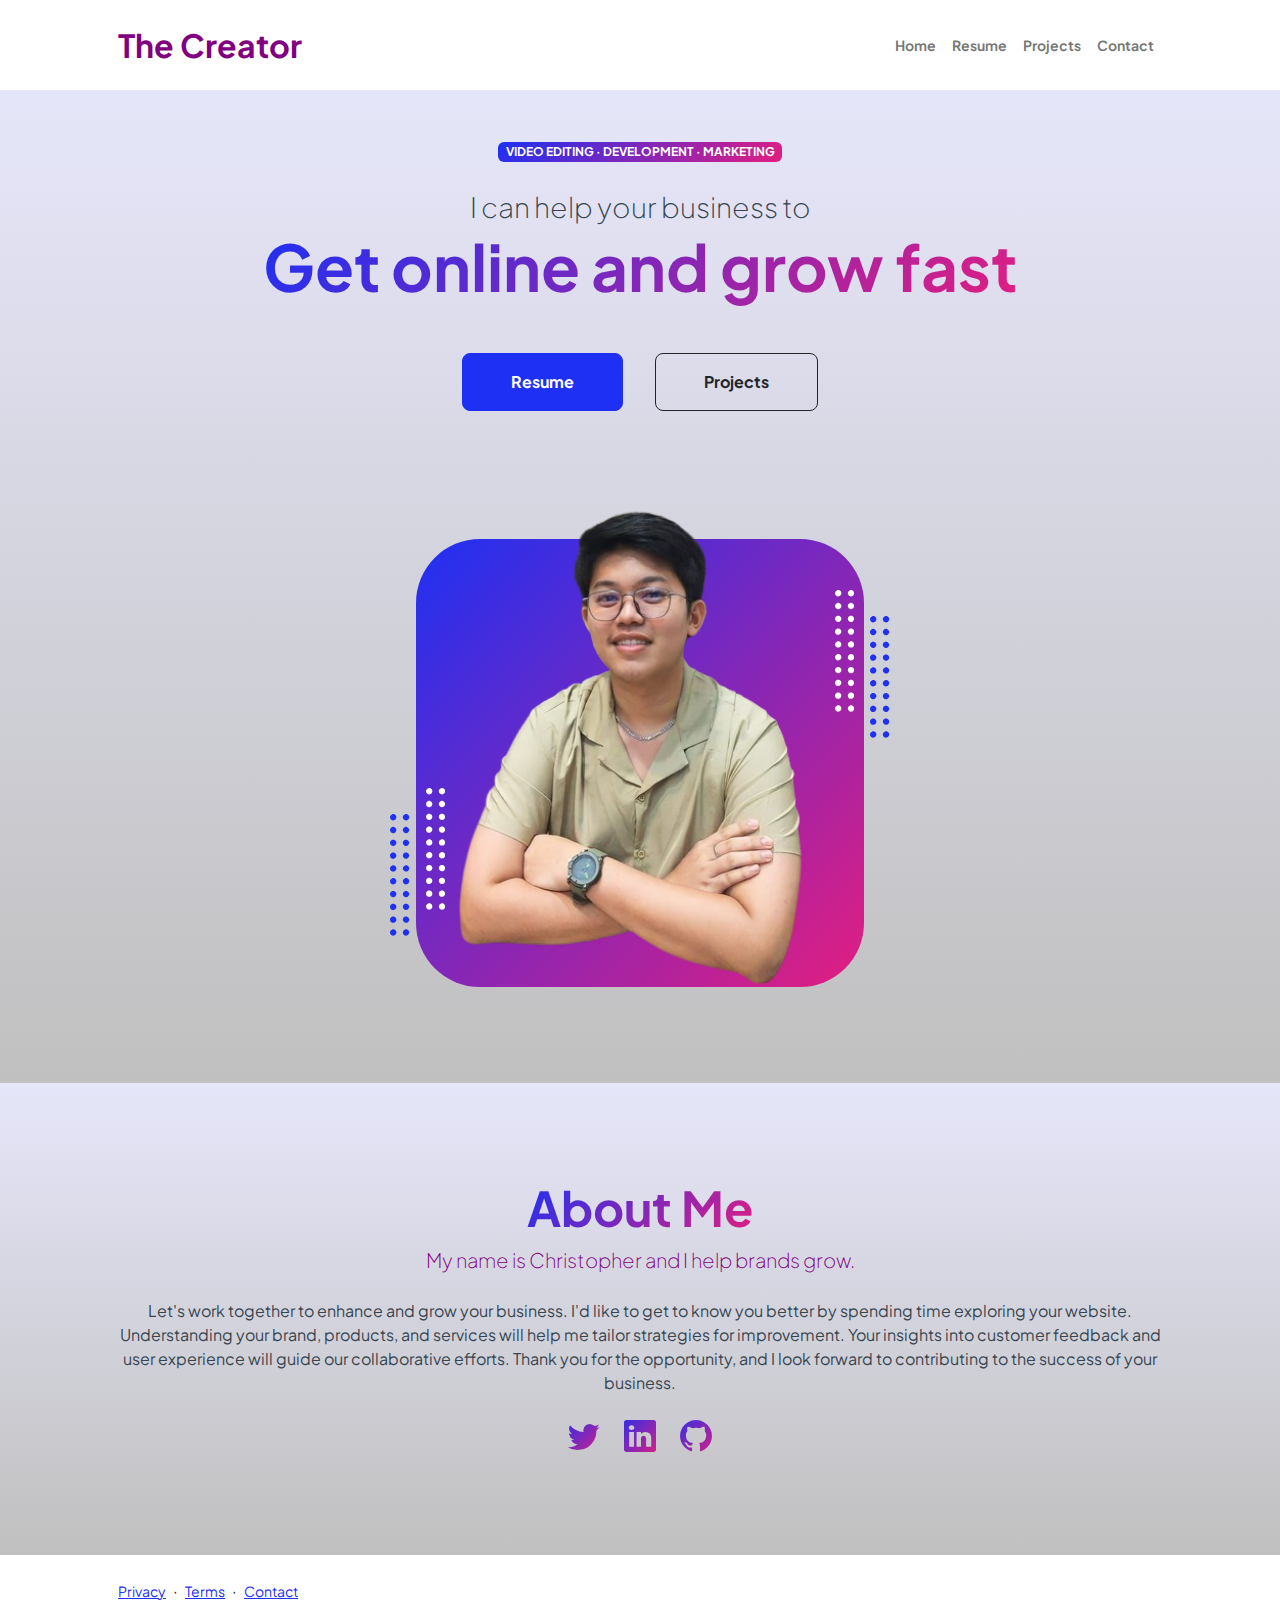
<file: index.html>
<!DOCTYPE html>
<html lang="en">
    <head>
        <meta charset="utf-8" />
        <meta name="viewport" content="width=device-width, initial-scale=1, shrink-to-fit=no" />
        <meta name="description" content="" />
        <meta name="author" content="" />
        <title>The Creator - Theo Christoper G. Vasquez</title>
        <!-- Globe-->
        <link rel="icon" type="image/x-icon" href="assets/globe-grid.png" />
        <!-- Custom Google font-->
        <link rel="preconnect" href="https://fonts.googleapis.com" />
        <link rel="preconnect" href="https://fonts.gstatic.com" crossorigin />
        <link href="https://fonts.googleapis.com/css2?family=Plus+Jakarta+Sans:wght@100;200;300;400;500;600;700;800;900&amp;display=swap" rel="stylesheet" />
        <!-- Bootstrap icons-->
        <link href="https://cdn.jsdelivr.net/npm/bootstrap-icons@1.8.1/font/bootstrap-icons.css" rel="stylesheet" />
        <!-- Core theme CSS (includes Bootstrap)-->
        <link href="css/styles.css" rel="stylesheet" />
    </head>
    <body class="d-flex flex-column h-100">
        <main class="flex-shrink-0">
            <!-- Navigation-->
            <nav class="navbar navbar-expand-lg navbar-light bg-white py-3">
                <div class="container px-5">
                    <a class="navbar-brand" href="index.html"><span class="fw-bolder text-primary">The Creator</span></a>
                    <button class="navbar-toggler" type="button" data-bs-toggle="collapse" data-bs-target="#navbarSupportedContent" aria-controls="navbarSupportedContent" aria-expanded="false" aria-label="Toggle navigation"><span class="navbar-toggler-icon"></span></button>
                    <div class="collapse navbar-collapse" id="navbarSupportedContent">
                        <ul class="navbar-nav ms-auto mb-2 mb-lg-0 small fw-bolder">
                            <li class="nav-item"><a class="nav-link" href="index.html">Home</a></li>
                            <li class="nav-item"><a class="nav-link" href="resume.html">Resume</a></li>
                            <li class="nav-item"><a class="nav-link" href="projects.html">Projects</a></li>
                            <li class="nav-item"><a class="nav-link" href="contact.html">Contact</a></li>
                        </ul>
                    </div>
                </div>
            </nav>
            <!-- Header-->
            <header class="py-5">
                <div class="container px-5 pb-5">
                    <div class="row gx-5 align-items-center">
                        <div class="col-xxl-5">
                            <!-- Header text content-->
                            <div class="text-center text-xxl-start">
                                <div class="badge bg-gradient-primary-to-secondary text-white mb-4"><div class="text-uppercase">Video Editing &middot; Development &middot; Marketing</div></div>
                                <div class="fs-3 fw-light text-muted">I can help your business to</div>
                                <h1 class="display-3 fw-bolder mb-5"><span class="text-gradient d-inline">Get online and grow fast</span></h1>
                                <div class="d-grid gap-3 d-sm-flex justify-content-sm-center justify-content-xxl-start mb-3">
                                    <a class="btn btn-primary btn-lg px-5 py-3 me-sm-3 fs-6 fw-bolder" href="resume.html">Resume</a>
                                    <a class="btn btn-outline-dark btn-lg px-5 py-3 fs-6 fw-bolder" href="projects.html">Projects</a>
                                </div>
                            </div>
                        </div>
                        <div class="col-xxl-7">
                            <!-- Header profile picture-->
                            <div class="d-flex justify-content-center mt-5 mt-xxl-0">
                                <div class="profile bg-gradient-primary-to-secondary">
                                    <!-- TIP: For best results, use a photo with a transparent background like the demo example below-->
                                    <!-- Watch a tutorial on how to do this on YouTube (link)-->
                                    <img class="profile-img" src="assets/Theo.png" alt="..." />
                                    <div class="dots-1">
                                        <!-- SVG Dots-->
                                        <svg version="1.1" xmlns="http://www.w3.org/2000/svg" xmlns:xlink="http://www.w3.org/1999/xlink" x="0px" y="0px" viewBox="0 0 191.6 1215.4" style="enable-background: new 0 0 191.6 1215.4" xml:space="preserve">
                                            <g transform="translate(0.000000,1280.000000) scale(0.100000,-0.100000)">
                                                <path d="M227.7,12788.6c-105-35-200-141-222-248c-43-206,163-412,369-369c155,32,275,190,260,339c-11,105-90,213-190,262        C383.7,12801.6,289.7,12808.6,227.7,12788.6z"></path>
                                                <path d="M1507.7,12788.6c-151-50-253-216-222-362c25-119,136-230,254-255c194-41,395,142,375,339c-11,105-90,213-190,262        C1663.7,12801.6,1569.7,12808.6,1507.7,12788.6z"></path>
                                                <path d="M227.7,11508.6c-105-35-200-141-222-248c-43-206,163-412,369-369c155,32,275,190,260,339c-11,105-90,213-190,262        C383.7,11521.6,289.7,11528.6,227.7,11508.6z"></path>
                                                <path d="M1507.7,11508.6c-151-50-253-216-222-362c25-119,136-230,254-255c194-41,395,142,375,339c-11,105-90,213-190,262        C1663.7,11521.6,1569.7,11528.6,1507.7,11508.6z"></path>
                                                <path d="M227.7,10228.6c-105-35-200-141-222-248c-43-206,163-412,369-369c155,32,275,190,260,339c-11,105-90,213-190,262        C383.7,10241.6,289.7,10248.6,227.7,10228.6z"></path>
                                                <path d="M1507.7,10228.6c-105-35-200-141-222-248c-43-206,163-412,369-369c155,32,275,190,260,339c-11,105-90,213-190,262        C1663.7,10241.6,1569.7,10248.6,1507.7,10228.6z"></path>
                                                <path d="M227.7,8948.6c-105-35-200-141-222-248c-43-206,163-412,369-369c155,32,275,190,260,339c-11,105-90,213-190,262        C383.7,8961.6,289.7,8968.6,227.7,8948.6z"></path>
                                                <path d="M1507.7,8948.6c-105-35-200-141-222-248c-43-206,163-412,369-369c155,32,275,190,260,339c-11,105-90,213-190,262        C1663.7,8961.6,1569.7,8968.6,1507.7,8948.6z"></path>
                                                <path d="M227.7,7668.6c-105-35-200-141-222-248c-43-206,163-412,369-369c155,32,275,190,260,339c-11,105-90,213-190,262        C383.7,7681.6,289.7,7688.6,227.7,7668.6z"></path>
                                                <path d="M1507.7,7668.6c-105-35-200-141-222-248c-43-206,163-412,369-369c155,32,275,190,260,339c-11,105-90,213-190,262        C1663.7,7681.6,1569.7,7688.6,1507.7,7668.6z"></path>
                                                <path d="M227.7,6388.6c-105-35-200-141-222-248c-43-206,163-412,369-369c155,32,275,190,260,339c-11,105-90,213-190,262        C383.7,6401.6,289.7,6408.6,227.7,6388.6z"></path>
                                                <path d="M1507.7,6388.6c-105-35-200-141-222-248c-43-206,163-412,369-369c155,32,275,190,260,339c-11,105-90,213-190,262        C1663.7,6401.6,1569.7,6408.6,1507.7,6388.6z"></path>
                                                <path d="M227.7,5108.6c-105-35-200-141-222-248c-43-206,163-412,369-369c155,32,275,190,260,339c-11,105-90,213-190,262        C383.7,5121.6,289.7,5128.6,227.7,5108.6z"></path>
                                                <path d="M1507.7,5108.6c-105-35-200-141-222-248c-43-206,163-412,369-369c155,32,275,190,260,339c-11,105-90,213-190,262        C1663.7,5121.6,1569.7,5128.6,1507.7,5108.6z"></path>
                                                <path d="M227.7,3828.6c-105-35-200-141-222-248c-43-206,163-412,369-369c155,32,275,190,260,339c-11,105-90,213-190,262        C383.7,3841.6,289.7,3848.6,227.7,3828.6z"></path>
                                                <path d="M1507.7,3828.6c-105-35-200-141-222-248c-43-206,163-412,369-369c155,32,275,190,260,339c-11,105-90,213-190,262        C1663.7,3841.6,1569.7,3848.6,1507.7,3828.6z"></path>
                                                <path d="M227.7,2548.6c-105-35-200-141-222-248c-43-206,163-412,369-369c155,32,275,190,260,339c-11,105-90,213-190,262        C383.7,2561.6,289.7,2568.6,227.7,2548.6z"></path>
                                                <path d="M1507.7,2548.6c-105-35-200-141-222-248c-43-206,163-412,369-369c155,32,275,190,260,339c-11,105-90,213-190,262        C1663.7,2561.6,1569.7,2568.6,1507.7,2548.6z"></path>
                                                <path d="M227.7,1268.6c-105-35-200-141-222-248c-43-206,163-412,369-369c155,32,275,190,260,339c-11,105-90,213-190,262        C383.7,1281.6,289.7,1288.6,227.7,1268.6z"></path>
                                                <path d="M1507.7,1268.6c-105-35-200-141-222-248c-43-206,163-412,369-369c155,32,275,190,260,339c-11,105-90,213-190,262        C1663.7,1281.6,1569.7,1288.6,1507.7,1268.6z"></path>
                                            </g>
                                        </svg>
                                        <!-- END of SVG dots-->
                                    </div>
                                    <div class="dots-2">
                                        <!-- SVG Dots-->
                                        <svg version="1.1" xmlns="http://www.w3.org/2000/svg" xmlns:xlink="http://www.w3.org/1999/xlink" x="0px" y="0px" viewBox="0 0 191.6 1215.4" style="enable-background: new 0 0 191.6 1215.4" xml:space="preserve">
                                            <g transform="translate(0.000000,1280.000000) scale(0.100000,-0.100000)">
                                                <path d="M227.7,12788.6c-105-35-200-141-222-248c-43-206,163-412,369-369c155,32,275,190,260,339c-11,105-90,213-190,262        C383.7,12801.6,289.7,12808.6,227.7,12788.6z"></path>
                                                <path d="M1507.7,12788.6c-151-50-253-216-222-362c25-119,136-230,254-255c194-41,395,142,375,339c-11,105-90,213-190,262        C1663.7,12801.6,1569.7,12808.6,1507.7,12788.6z"></path>
                                                <path d="M227.7,11508.6c-105-35-200-141-222-248c-43-206,163-412,369-369c155,32,275,190,260,339c-11,105-90,213-190,262        C383.7,11521.6,289.7,11528.6,227.7,11508.6z"></path>
                                                <path d="M1507.7,11508.6c-151-50-253-216-222-362c25-119,136-230,254-255c194-41,395,142,375,339c-11,105-90,213-190,262        C1663.7,11521.6,1569.7,11528.6,1507.7,11508.6z"></path>
                                                <path d="M227.7,10228.6c-105-35-200-141-222-248c-43-206,163-412,369-369c155,32,275,190,260,339c-11,105-90,213-190,262        C383.7,10241.6,289.7,10248.6,227.7,10228.6z"></path>
                                                <path d="M1507.7,10228.6c-105-35-200-141-222-248c-43-206,163-412,369-369c155,32,275,190,260,339c-11,105-90,213-190,262        C1663.7,10241.6,1569.7,10248.6,1507.7,10228.6z"></path>
                                                <path d="M227.7,8948.6c-105-35-200-141-222-248c-43-206,163-412,369-369c155,32,275,190,260,339c-11,105-90,213-190,262        C383.7,8961.6,289.7,8968.6,227.7,8948.6z"></path>
                                                <path d="M1507.7,8948.6c-105-35-200-141-222-248c-43-206,163-412,369-369c155,32,275,190,260,339c-11,105-90,213-190,262        C1663.7,8961.6,1569.7,8968.6,1507.7,8948.6z"></path>
                                                <path d="M227.7,7668.6c-105-35-200-141-222-248c-43-206,163-412,369-369c155,32,275,190,260,339c-11,105-90,213-190,262        C383.7,7681.6,289.7,7688.6,227.7,7668.6z"></path>
                                                <path d="M1507.7,7668.6c-105-35-200-141-222-248c-43-206,163-412,369-369c155,32,275,190,260,339c-11,105-90,213-190,262        C1663.7,7681.6,1569.7,7688.6,1507.7,7668.6z"></path>
                                                <path d="M227.7,6388.6c-105-35-200-141-222-248c-43-206,163-412,369-369c155,32,275,190,260,339c-11,105-90,213-190,262        C383.7,6401.6,289.7,6408.6,227.7,6388.6z"></path>
                                                <path d="M1507.7,6388.6c-105-35-200-141-222-248c-43-206,163-412,369-369c155,32,275,190,260,339c-11,105-90,213-190,262        C1663.7,6401.6,1569.7,6408.6,1507.7,6388.6z"></path>
                                                <path d="M227.7,5108.6c-105-35-200-141-222-248c-43-206,163-412,369-369c155,32,275,190,260,339c-11,105-90,213-190,262        C383.7,5121.6,289.7,5128.6,227.7,5108.6z"></path>
                                                <path d="M1507.7,5108.6c-105-35-200-141-222-248c-43-206,163-412,369-369c155,32,275,190,260,339c-11,105-90,213-190,262        C1663.7,5121.6,1569.7,5128.6,1507.7,5108.6z"></path>
                                                <path d="M227.7,3828.6c-105-35-200-141-222-248c-43-206,163-412,369-369c155,32,275,190,260,339c-11,105-90,213-190,262        C383.7,3841.6,289.7,3848.6,227.7,3828.6z"></path>
                                                <path d="M1507.7,3828.6c-105-35-200-141-222-248c-43-206,163-412,369-369c155,32,275,190,260,339c-11,105-90,213-190,262        C1663.7,3841.6,1569.7,3848.6,1507.7,3828.6z"></path>
                                                <path d="M227.7,2548.6c-105-35-200-141-222-248c-43-206,163-412,369-369c155,32,275,190,260,339c-11,105-90,213-190,262        C383.7,2561.6,289.7,2568.6,227.7,2548.6z"></path>
                                                <path d="M1507.7,2548.6c-105-35-200-141-222-248c-43-206,163-412,369-369c155,32,275,190,260,339c-11,105-90,213-190,262        C1663.7,2561.6,1569.7,2568.6,1507.7,2548.6z"></path>
                                                <path d="M227.7,1268.6c-105-35-200-141-222-248c-43-206,163-412,369-369c155,32,275,190,260,339c-11,105-90,213-190,262        C383.7,1281.6,289.7,1288.6,227.7,1268.6z"></path>
                                                <path d="M1507.7,1268.6c-105-35-200-141-222-248c-43-206,163-412,369-369c155,32,275,190,260,339c-11,105-90,213-190,262        C1663.7,1281.6,1569.7,1288.6,1507.7,1268.6z"></path>
                                            </g>
                                        </svg>
                                        <!-- END of SVG dots-->
                                    </div>
                                    <div class="dots-3">
                                        <!-- SVG Dots-->
                                        <svg version="1.1" xmlns="http://www.w3.org/2000/svg" xmlns:xlink="http://www.w3.org/1999/xlink" x="0px" y="0px" viewBox="0 0 191.6 1215.4" style="enable-background: new 0 0 191.6 1215.4" xml:space="preserve">
                                            <g transform="translate(0.000000,1280.000000) scale(0.100000,-0.100000)">
                                                <path d="M227.7,12788.6c-105-35-200-141-222-248c-43-206,163-412,369-369c155,32,275,190,260,339c-11,105-90,213-190,262        C383.7,12801.6,289.7,12808.6,227.7,12788.6z"></path>
                                                <path d="M1507.7,12788.6c-151-50-253-216-222-362c25-119,136-230,254-255c194-41,395,142,375,339c-11,105-90,213-190,262        C1663.7,12801.6,1569.7,12808.6,1507.7,12788.6z"></path>
                                                <path d="M227.7,11508.6c-105-35-200-141-222-248c-43-206,163-412,369-369c155,32,275,190,260,339c-11,105-90,213-190,262        C383.7,11521.6,289.7,11528.6,227.7,11508.6z"></path>
                                                <path d="M1507.7,11508.6c-151-50-253-216-222-362c25-119,136-230,254-255c194-41,395,142,375,339c-11,105-90,213-190,262        C1663.7,11521.6,1569.7,11528.6,1507.7,11508.6z"></path>
                                                <path d="M227.7,10228.6c-105-35-200-141-222-248c-43-206,163-412,369-369c155,32,275,190,260,339c-11,105-90,213-190,262        C383.7,10241.6,289.7,10248.6,227.7,10228.6z"></path>
                                                <path d="M1507.7,10228.6c-105-35-200-141-222-248c-43-206,163-412,369-369c155,32,275,190,260,339c-11,105-90,213-190,262        C1663.7,10241.6,1569.7,10248.6,1507.7,10228.6z"></path>
                                                <path d="M227.7,8948.6c-105-35-200-141-222-248c-43-206,163-412,369-369c155,32,275,190,260,339c-11,105-90,213-190,262        C383.7,8961.6,289.7,8968.6,227.7,8948.6z"></path>
                                                <path d="M1507.7,8948.6c-105-35-200-141-222-248c-43-206,163-412,369-369c155,32,275,190,260,339c-11,105-90,213-190,262        C1663.7,8961.6,1569.7,8968.6,1507.7,8948.6z"></path>
                                                <path d="M227.7,7668.6c-105-35-200-141-222-248c-43-206,163-412,369-369c155,32,275,190,260,339c-11,105-90,213-190,262        C383.7,7681.6,289.7,7688.6,227.7,7668.6z"></path>
                                                <path d="M1507.7,7668.6c-105-35-200-141-222-248c-43-206,163-412,369-369c155,32,275,190,260,339c-11,105-90,213-190,262        C1663.7,7681.6,1569.7,7688.6,1507.7,7668.6z"></path>
                                                <path d="M227.7,6388.6c-105-35-200-141-222-248c-43-206,163-412,369-369c155,32,275,190,260,339c-11,105-90,213-190,262        C383.7,6401.6,289.7,6408.6,227.7,6388.6z"></path>
                                                <path d="M1507.7,6388.6c-105-35-200-141-222-248c-43-206,163-412,369-369c155,32,275,190,260,339c-11,105-90,213-190,262        C1663.7,6401.6,1569.7,6408.6,1507.7,6388.6z"></path>
                                                <path d="M227.7,5108.6c-105-35-200-141-222-248c-43-206,163-412,369-369c155,32,275,190,260,339c-11,105-90,213-190,262        C383.7,5121.6,289.7,5128.6,227.7,5108.6z"></path>
                                                <path d="M1507.7,5108.6c-105-35-200-141-222-248c-43-206,163-412,369-369c155,32,275,190,260,339c-11,105-90,213-190,262        C1663.7,5121.6,1569.7,5128.6,1507.7,5108.6z"></path>
                                                <path d="M227.7,3828.6c-105-35-200-141-222-248c-43-206,163-412,369-369c155,32,275,190,260,339c-11,105-90,213-190,262        C383.7,3841.6,289.7,3848.6,227.7,3828.6z"></path>
                                                <path d="M1507.7,3828.6c-105-35-200-141-222-248c-43-206,163-412,369-369c155,32,275,190,260,339c-11,105-90,213-190,262        C1663.7,3841.6,1569.7,3848.6,1507.7,3828.6z"></path>
                                                <path d="M227.7,2548.6c-105-35-200-141-222-248c-43-206,163-412,369-369c155,32,275,190,260,339c-11,105-90,213-190,262        C383.7,2561.6,289.7,2568.6,227.7,2548.6z"></path>
                                                <path d="M1507.7,2548.6c-105-35-200-141-222-248c-43-206,163-412,369-369c155,32,275,190,260,339c-11,105-90,213-190,262        C1663.7,2561.6,1569.7,2568.6,1507.7,2548.6z"></path>
                                                <path d="M227.7,1268.6c-105-35-200-141-222-248c-43-206,163-412,369-369c155,32,275,190,260,339c-11,105-90,213-190,262        C383.7,1281.6,289.7,1288.6,227.7,1268.6z"></path>
                                                <path d="M1507.7,1268.6c-105-35-200-141-222-248c-43-206,163-412,369-369c155,32,275,190,260,339c-11,105-90,213-190,262        C1663.7,1281.6,1569.7,1288.6,1507.7,1268.6z"></path>
                                            </g>
                                        </svg>
                                        <!-- END of SVG dots-->
                                    </div>
                                    <div class="dots-4">
                                        <!-- SVG Dots-->
                                        <svg version="1.1" xmlns="http://www.w3.org/2000/svg" xmlns:xlink="http://www.w3.org/1999/xlink" x="0px" y="0px" viewBox="0 0 191.6 1215.4" style="enable-background: new 0 0 191.6 1215.4" xml:space="preserve">
                                            <g transform="translate(0.000000,1280.000000) scale(0.100000,-0.100000)">
                                                <path d="M227.7,12788.6c-105-35-200-141-222-248c-43-206,163-412,369-369c155,32,275,190,260,339c-11,105-90,213-190,262        C383.7,12801.6,289.7,12808.6,227.7,12788.6z"></path>
                                                <path d="M1507.7,12788.6c-151-50-253-216-222-362c25-119,136-230,254-255c194-41,395,142,375,339c-11,105-90,213-190,262        C1663.7,12801.6,1569.7,12808.6,1507.7,12788.6z"></path>
                                                <path d="M227.7,11508.6c-105-35-200-141-222-248c-43-206,163-412,369-369c155,32,275,190,260,339c-11,105-90,213-190,262        C383.7,11521.6,289.7,11528.6,227.7,11508.6z"></path>
                                                <path d="M1507.7,11508.6c-151-50-253-216-222-362c25-119,136-230,254-255c194-41,395,142,375,339c-11,105-90,213-190,262        C1663.7,11521.6,1569.7,11528.6,1507.7,11508.6z"></path>
                                                <path d="M227.7,10228.6c-105-35-200-141-222-248c-43-206,163-412,369-369c155,32,275,190,260,339c-11,105-90,213-190,262        C383.7,10241.6,289.7,10248.6,227.7,10228.6z"></path>
                                                <path d="M1507.7,10228.6c-105-35-200-141-222-248c-43-206,163-412,369-369c155,32,275,190,260,339c-11,105-90,213-190,262        C1663.7,10241.6,1569.7,10248.6,1507.7,10228.6z"></path>
                                                <path d="M227.7,8948.6c-105-35-200-141-222-248c-43-206,163-412,369-369c155,32,275,190,260,339c-11,105-90,213-190,262        C383.7,8961.6,289.7,8968.6,227.7,8948.6z"></path>
                                                <path d="M1507.7,8948.6c-105-35-200-141-222-248c-43-206,163-412,369-369c155,32,275,190,260,339c-11,105-90,213-190,262        C1663.7,8961.6,1569.7,8968.6,1507.7,8948.6z"></path>
                                                <path d="M227.7,7668.6c-105-35-200-141-222-248c-43-206,163-412,369-369c155,32,275,190,260,339c-11,105-90,213-190,262        C383.7,7681.6,289.7,7688.6,227.7,7668.6z"></path>
                                                <path d="M1507.7,7668.6c-105-35-200-141-222-248c-43-206,163-412,369-369c155,32,275,190,260,339c-11,105-90,213-190,262        C1663.7,7681.6,1569.7,7688.6,1507.7,7668.6z"></path>
                                                <path d="M227.7,6388.6c-105-35-200-141-222-248c-43-206,163-412,369-369c155,32,275,190,260,339c-11,105-90,213-190,262        C383.7,6401.6,289.7,6408.6,227.7,6388.6z"></path>
                                                <path d="M1507.7,6388.6c-105-35-200-141-222-248c-43-206,163-412,369-369c155,32,275,190,260,339c-11,105-90,213-190,262        C1663.7,6401.6,1569.7,6408.6,1507.7,6388.6z"></path>
                                                <path d="M227.7,5108.6c-105-35-200-141-222-248c-43-206,163-412,369-369c155,32,275,190,260,339c-11,105-90,213-190,262        C383.7,5121.6,289.7,5128.6,227.7,5108.6z"></path>
                                                <path d="M1507.7,5108.6c-105-35-200-141-222-248c-43-206,163-412,369-369c155,32,275,190,260,339c-11,105-90,213-190,262        C1663.7,5121.6,1569.7,5128.6,1507.7,5108.6z"></path>
                                                <path d="M227.7,3828.6c-105-35-200-141-222-248c-43-206,163-412,369-369c155,32,275,190,260,339c-11,105-90,213-190,262        C383.7,3841.6,289.7,3848.6,227.7,3828.6z"></path>
                                                <path d="M1507.7,3828.6c-105-35-200-141-222-248c-43-206,163-412,369-369c155,32,275,190,260,339c-11,105-90,213-190,262        C1663.7,3841.6,1569.7,3848.6,1507.7,3828.6z"></path>
                                                <path d="M227.7,2548.6c-105-35-200-141-222-248c-43-206,163-412,369-369c155,32,275,190,260,339c-11,105-90,213-190,262        C383.7,2561.6,289.7,2568.6,227.7,2548.6z"></path>
                                                <path d="M1507.7,2548.6c-105-35-200-141-222-248c-43-206,163-412,369-369c155,32,275,190,260,339c-11,105-90,213-190,262        C1663.7,2561.6,1569.7,2568.6,1507.7,2548.6z"></path>
                                                <path d="M227.7,1268.6c-105-35-200-141-222-248c-43-206,163-412,369-369c155,32,275,190,260,339c-11,105-90,213-190,262        C383.7,1281.6,289.7,1288.6,227.7,1268.6z"></path>
                                                <path d="M1507.7,1268.6c-105-35-200-141-222-248c-43-206,163-412,369-369c155,32,275,190,260,339c-11,105-90,213-190,262        C1663.7,1281.6,1569.7,1288.6,1507.7,1268.6z"></path>
                                            </g>
                                        </svg>
                                        <!-- END of SVG dots-->
                                    </div>
                                </div>
                            </div>
                        </div>
                    </div>
                </div>
            </header>
            <!-- About Section-->
            <section class="bg-light py-5">
                <div class="container px-5">
                    <div class="row gx-5 justify-content-center">
                        <div class="col-xxl-8">
                            <div class="text-center my-5">
                                <h2 class="display-5 fw-bolder"><span class="text-gradient d-inline">About Me</span></h2>
                                <p class="lead fw-light mb-4">My name is Christopher and I help brands grow.</p>
                                <p class="text-muted">Let's work together to enhance and grow your business. 
                                    I'd like to get to know you better by spending time exploring your website. 
                                    Understanding your brand, products, and services will help me tailor strategies for improvement. 
                                    Your insights into customer feedback and user experience will guide our collaborative efforts. 
                                    Thank you for the opportunity, and I look forward to contributing to the success of your business.</p>
                                <div class="d-flex justify-content-center fs-2 gap-4">
                                    <a class="text-gradient" href="#!"><i class="bi bi-twitter"></i></a>
                                    <a class="text-gradient" href="#!"><i class="bi bi-linkedin"></i></a>
                                    <a class="text-gradient" href="#!"><i class="bi bi-github"></i></a>
                                </div>
                            </div>
                        </div>
                    </div>
                </div>
            </section>
        </main>
        <!-- Footer-->
        <footer class="bg-white py-4 mt-auto">
            <div class="container px-5">
                <div class="row align-items-center justify-content-between flex-column flex-sm-row">
                    <div class="col-auto">
                        <a class="small" href="#!">Privacy</a>
                        <span class="mx-1">&middot;</span>
                        <a class="small" href="#!">Terms</a>
                        <span class="mx-1">&middot;</span>
                        <a class="small" href="#!">Contact</a>
                    </div>
                </div>
            </div>
        </footer>
        <!-- Bootstrap core JS-->
        <script src="https://cdn.jsdelivr.net/npm/bootstrap@5.2.3/dist/js/bootstrap.bundle.min.js"></script>
        <!-- Core theme JS-->
        <script src="js/scripts.js"></script>
    </body>
</html>
</file>
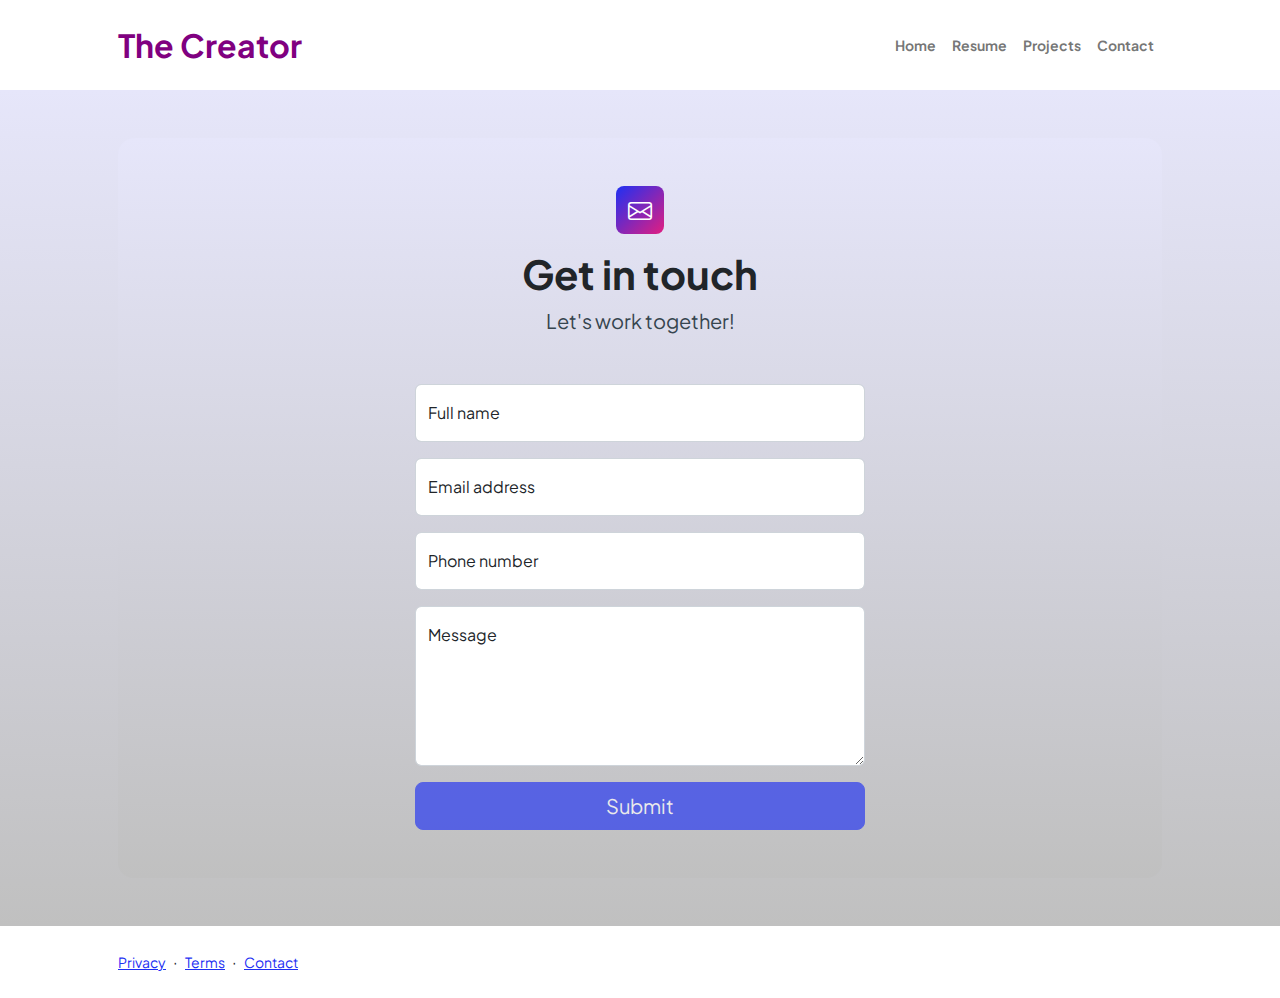
<file: contact.html>
<!DOCTYPE html>
<html lang="en">
    <head>
        <meta charset="utf-8" />
        <meta name="viewport" content="width=device-width, initial-scale=1, shrink-to-fit=no" />
        <meta name="description" content />
        <meta name="author" content />
        <title>Modern Business - Start Bootstrap Template</title>
        <!-- Favicon-->
        <link rel="icon" type="image/x-icon" href="assets/favicon.ico" />
        <!-- Custom Google font-->
        <link rel="preconnect" href="https://fonts.googleapis.com" />
        <link rel="preconnect" href="https://fonts.gstatic.com" crossorigin />
        <link href="https://fonts.googleapis.com/css2?family=Plus+Jakarta+Sans:wght@100;200;300;400;500;600;700;800;900&amp;display=swap" rel="stylesheet" />
        <!-- Bootstrap icons-->
        <link href="https://cdn.jsdelivr.net/npm/bootstrap-icons@1.8.1/font/bootstrap-icons.css" rel="stylesheet" />
        <!-- Core theme CSS (includes Bootstrap)-->
        <link href="css/styles.css" rel="stylesheet" />
    </head>
    <body class="d-flex flex-column">
        <main class="flex-shrink-0">
            <!-- Navigation-->
            <nav class="navbar navbar-expand-lg navbar-light bg-white py-3">
                <div class="container px-5">
                    <a class="navbar-brand" href="index.html"><span class="fw-bolder text-primary">The Creator</span></a>
                    <button class="navbar-toggler" type="button" data-bs-toggle="collapse" data-bs-target="#navbarSupportedContent" aria-controls="navbarSupportedContent" aria-expanded="false" aria-label="Toggle navigation"><span class="navbar-toggler-icon"></span></button>
                    <div class="collapse navbar-collapse" id="navbarSupportedContent">
                        <ul class="navbar-nav ms-auto mb-2 mb-lg-0 small fw-bolder">
                            <li class="nav-item"><a class="nav-link" href="index.html">Home</a></li>
                            <li class="nav-item"><a class="nav-link" href="resume.html">Resume</a></li>
                            <li class="nav-item"><a class="nav-link" href="projects.html">Projects</a></li>
                            <li class="nav-item"><a class="nav-link" href="contact.html">Contact</a></li>
                        </ul>
                    </div>
                </div>
            </nav>
            <!-- Page content-->
            <section class="py-5">
                <div class="container px-5">
                    <!-- Contact form-->
                    <div class="bg-light rounded-4 py-5 px-4 px-md-5">
                        <div class="text-center mb-5">
                            <div class="feature bg-primary bg-gradient-primary-to-secondary text-white rounded-3 mb-3"><i class="bi bi-envelope"></i></div>
                            <h1 class="fw-bolder">Get in touch</h1>
                            <p class="lead fw-normal text-muted mb-0">Let's work together!</p>
                        </div>
                        <div class="row gx-5 justify-content-center">
                            <div class="col-lg-8 col-xl-6">
                                <!-- * * * * * * * * * * * * * * *-->
                                <!-- * * SB Forms Contact Form * *-->
                                <!-- * * * * * * * * * * * * * * *-->
                                <!-- This form is pre-integrated with SB Forms.-->
                                <!-- To make this form functional, sign up at-->
                                <!-- https://startbootstrap.com/solution/contact-forms-->
                                <!-- to get an API token!-->
                                <form id="contactForm" data-sb-form-api-token="API_TOKEN">
                                    <!-- Name input-->
                                    <div class="form-floating mb-3">
                                        <input class="form-control" id="name" type="text" placeholder="Enter your name..." data-sb-validations="required" />
                                        <label for="name">Full name</label>
                                        <div class="invalid-feedback" data-sb-feedback="name:required">A name is required.</div>
                                    </div>
                                    <!-- Email address input-->
                                    <div class="form-floating mb-3">
                                        <input class="form-control" id="email" type="email" placeholder="name@example.com" data-sb-validations="required,email" />
                                        <label for="email">Email address</label>
                                        <div class="invalid-feedback" data-sb-feedback="email:required">An email is required.</div>
                                        <div class="invalid-feedback" data-sb-feedback="email:email">Email is not valid.</div>
                                    </div>
                                    <!-- Phone number input-->
                                    <div class="form-floating mb-3">
                                        <input class="form-control" id="phone" type="tel" placeholder="(123) 456-7890" data-sb-validations="required" />
                                        <label for="phone">Phone number</label>
                                        <div class="invalid-feedback" data-sb-feedback="phone:required">A phone number is required.</div>
                                    </div>
                                    <!-- Message input-->
                                    <div class="form-floating mb-3">
                                        <textarea class="form-control" id="message" type="text" placeholder="Enter your message here..." style="height: 10rem" data-sb-validations="required"></textarea>
                                        <label for="message">Message</label>
                                        <div class="invalid-feedback" data-sb-feedback="message:required">A message is required.</div>
                                    </div>
                                    <!-- Submit success message-->
                                    <!---->
                                    <!-- This is what your users will see when the form-->
                                    <!-- has successfully submitted-->
                                    <div class="d-none" id="submitSuccessMessage">
                                        <div class="text-center mb-3">
                                            <div class="fw-bolder">Form submission successful!</div>
                                            To activate this form, sign up at
                                            <br />
                                            <a href="https://startbootstrap.com/solution/contact-forms">https://startbootstrap.com/solution/contact-forms</a>
                                        </div>
                                    </div>
                                    <!-- Submit error message-->
                                    <!---->
                                    <!-- This is what your users will see when there is-->
                                    <!-- an error submitting the form-->
                                    <div class="d-none" id="submitErrorMessage"><div class="text-center text-danger mb-3">Error sending message!</div></div>
                                    <!-- Submit Button-->
                                    <div class="d-grid"><button class="btn btn-primary btn-lg disabled" id="submitButton" type="submit">Submit</button></div>
                                </form>
                            </div>
                        </div>
                    </div>
                </div>
            </section>
        </main>
        <!-- Footer-->
        <footer class="bg-white py-4 mt-auto">
            <div class="container px-5">
                <div class="row align-items-center justify-content-between flex-column flex-sm-row">
                    <div class="col-auto">
                        <a class="small" href="#!">Privacy</a>
                        <span class="mx-1">&middot;</span>
                        <a class="small" href="#!">Terms</a>
                        <span class="mx-1">&middot;</span>
                        <a class="small" href="#!">Contact</a>
                    </div>
                </div>
            </div>
        </footer>
        <!-- Bootstrap core JS-->
        <script src="https://cdn.jsdelivr.net/npm/bootstrap@5.2.3/dist/js/bootstrap.bundle.min.js"></script>
        <!-- Core theme JS-->
        <script src="js/scripts.js"></script>
        <!-- * * * * * * * * * * * * * * * * * * * * * * * * * * * * * * * * * * * * * * * *-->
        <!-- * *                               SB Forms JS                               * *-->
        <!-- * * Activate your form at https://startbootstrap.com/solution/contact-forms * *-->
        <!-- * * * * * * * * * * * * * * * * * * * * * * * * * * * * * * * * * * * * * * * *-->
        <script src="https://cdn.startbootstrap.com/sb-forms-latest.js"></script>
    </body>
</html>
</file>
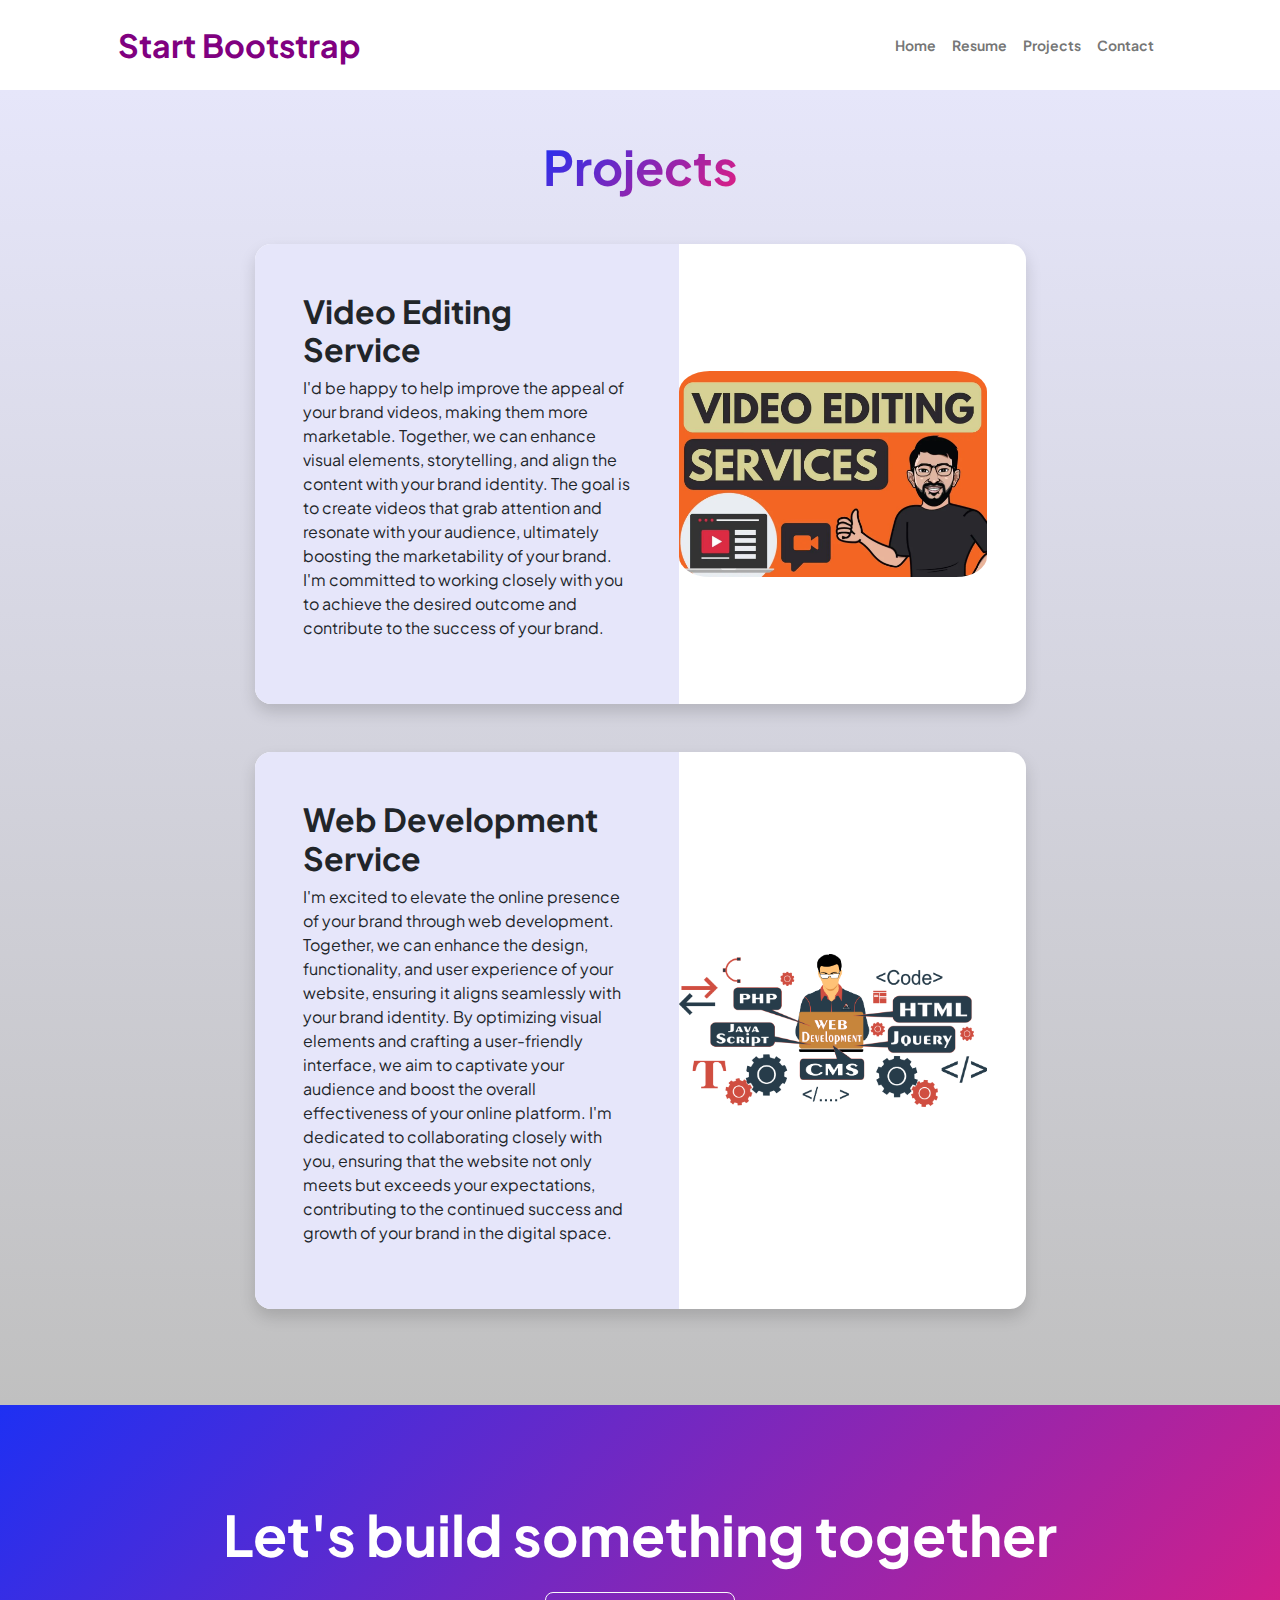
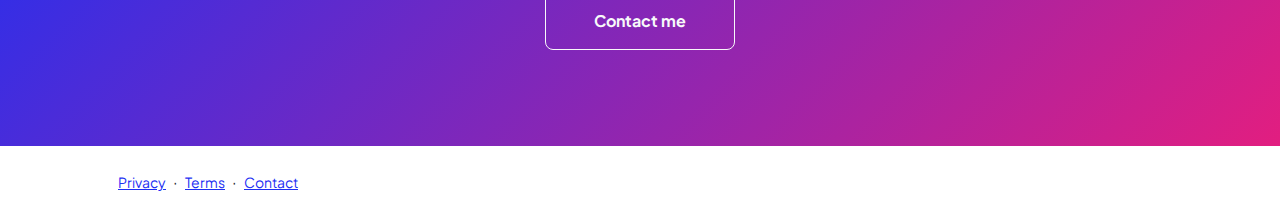
<file: projects.html>
<!DOCTYPE html>
<html lang="en">
    <head>
        <meta charset="utf-8" />
        <meta name="viewport" content="width=device-width, initial-scale=1, shrink-to-fit=no" />
        <meta name="description" content="" />
        <meta name="author" content="" />
        <title>Modern Business - Start Bootstrap Template</title>
        <!-- Favicon-->
        <link rel="icon" type="image/x-icon" href="assets/favicon.ico" />
        <!-- Custom Google font-->
        <link rel="preconnect" href="https://fonts.googleapis.com" />
        <link rel="preconnect" href="https://fonts.gstatic.com" crossorigin />
        <link href="https://fonts.googleapis.com/css2?family=Plus+Jakarta+Sans:wght@100;200;300;400;500;600;700;800;900&amp;display=swap" rel="stylesheet" />
        <!-- Bootstrap icons-->
        <link href="https://cdn.jsdelivr.net/npm/bootstrap-icons@1.8.1/font/bootstrap-icons.css" rel="stylesheet" />
        <!-- Core theme CSS (includes Bootstrap)-->
        <link href="css/styles.css" rel="stylesheet" />
    </head>
    <body class="d-flex flex-column h-100 bg-light">
        <main class="flex-shrink-0">
            <!-- Navigation-->
            <nav class="navbar navbar-expand-lg navbar-light bg-white py-3">
                <div class="container px-5">
                    <a class="navbar-brand" href="index.html"><span class="fw-bolder text-primary">Start Bootstrap</span></a>
                    <button class="navbar-toggler" type="button" data-bs-toggle="collapse" data-bs-target="#navbarSupportedContent" aria-controls="navbarSupportedContent" aria-expanded="false" aria-label="Toggle navigation"><span class="navbar-toggler-icon"></span></button>
                    <div class="collapse navbar-collapse" id="navbarSupportedContent">
                        <ul class="navbar-nav ms-auto mb-2 mb-lg-0 small fw-bolder">
                            <li class="nav-item"><a class="nav-link" href="index.html">Home</a></li>
                            <li class="nav-item"><a class="nav-link" href="resume.html">Resume</a></li>
                            <li class="nav-item"><a class="nav-link" href="projects.html">Projects</a></li>
                            <li class="nav-item"><a class="nav-link" href="contact.html">Contact</a></li>
                        </ul>
                    </div>
                </div>
            </nav>
            <!-- Projects Section-->
            <section class="py-5">
                <div class="container px-5 mb-5">
                    <div class="text-center mb-5">
                        <h1 class="display-5 fw-bolder mb-0"><span class="text-gradient d-inline">Projects</span></h1>
                    </div>
                    <div class="row gx-5 justify-content-center">
                        <div class="col-lg-11 col-xl-9 col-xxl-8">
                            <!-- Project Card 1-->
                            <div class="card overflow-hidden shadow rounded-4 border-0 mb-5">
                                <div class="card-body p-0">
                                    <div class="d-flex align-items-center">
                                        <div class="p-5">
                                            <h2 class="fw-bolder">Video Editing Service</h2>
                                            <p>I'd be happy to help improve the appeal of your brand videos, making them more marketable. 
                                                Together, we can enhance visual elements, storytelling, and align the content with your brand identity. 
                                                The goal is to create videos that grab attention and resonate with your audience, ultimately boosting the marketability of your brand. 
                                                I'm committed to working closely with you to achieve the desired outcome and contribute to the success of your brand.</p>
                                        </div>
                                        <img class="img-fluid" src="assets/videoediting.png" alt="..." />
                                    </div>
                                </div>
                            </div>
                            <!-- Project Card 2-->
                            <div class="card overflow-hidden shadow rounded-4 border-0">
                                <div class="card-body p-0">
                                    <div class="d-flex align-items-center">
                                        <div class="p-5">
                                            <h2 class="fw-bolder">Web Development Service </h2>
                                            <p>I'm excited to elevate the online presence of your brand through web development. Together, we can enhance the design, functionality, and user experience of your website, ensuring it aligns seamlessly with your brand identity. 
                                                By optimizing visual elements and crafting a user-friendly interface, we aim to captivate your audience and boost the overall effectiveness of your online platform. 
                                                I'm dedicated to collaborating closely with you, ensuring that the website not only meets but exceeds your expectations, contributing to the continued success and growth of your brand in the digital space.</p>
                                        </div>
                                        <img class="img-fluid" src="assets/website-development-services.png" alt="..." />
                                    </div>
                                </div>
                            </div>
                        </div>
                    </div>
                </div>
            </section>
            <!-- Call to action section-->
            <section class="py-5 bg-gradient-primary-to-secondary text-white">
                <div class="container px-5 my-5">
                    <div class="text-center">
                        <h2 class="display-4 fw-bolder mb-4">Let's build something together</h2>
                        <a class="btn btn-outline-light btn-lg px-5 py-3 fs-6 fw-bolder" href="contact.html">Contact me</a>
                    </div>
                </div>
            </section>
        </main>
        <!-- Footer-->
        <footer class="bg-white py-4 mt-auto">
            <div class="container px-5">
                <div class="row align-items-center justify-content-between flex-column flex-sm-row">
                    <div class="col-auto">
                        <a class="small" href="#!">Privacy</a>
                        <span class="mx-1">&middot;</span>
                        <a class="small" href="#!">Terms</a>
                        <span class="mx-1">&middot;</span>
                        <a class="small" href="#!">Contact</a>
                    </div>
                </div>
            </div>
        </footer>
        <!-- Bootstrap core JS-->
        <script src="https://cdn.jsdelivr.net/npm/bootstrap@5.2.3/dist/js/bootstrap.bundle.min.js"></script>
        <!-- Core theme JS-->
        <script src="js/scripts.js"></script>
    </body>
</html>
</file>
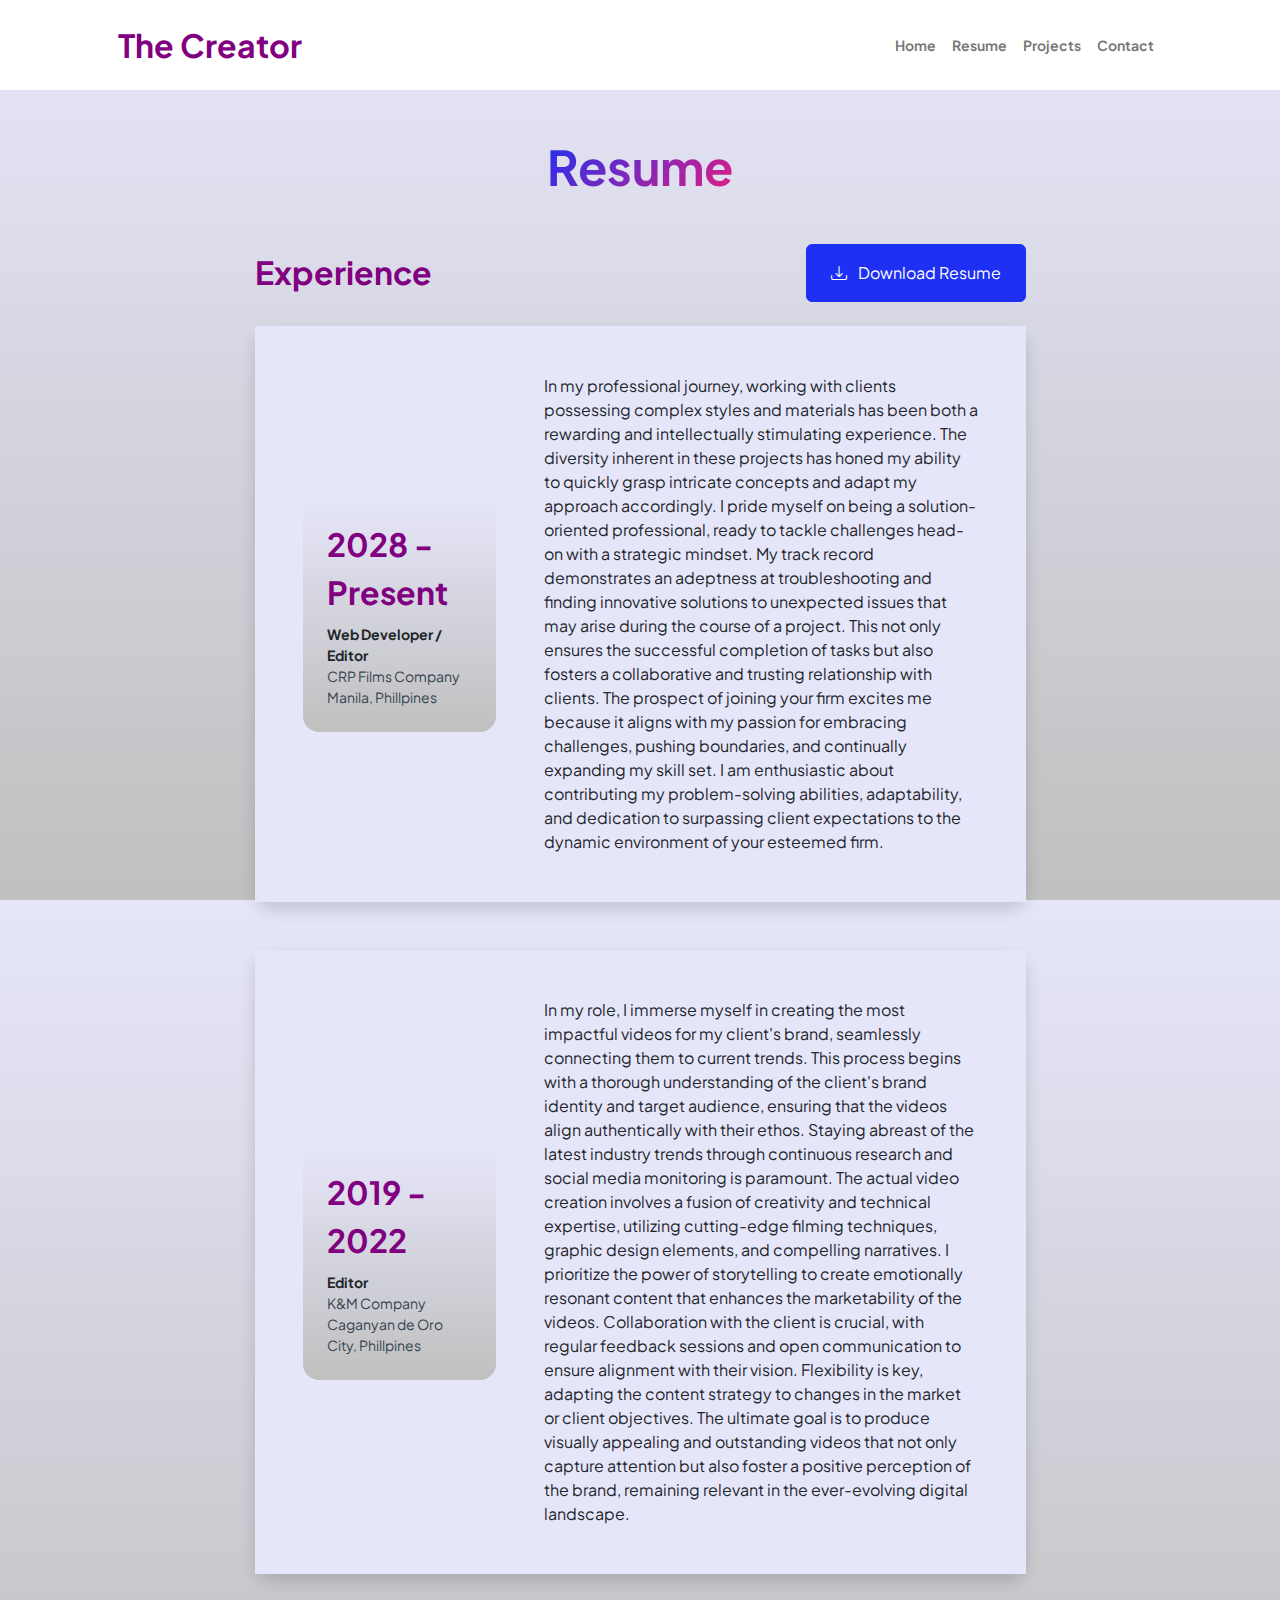
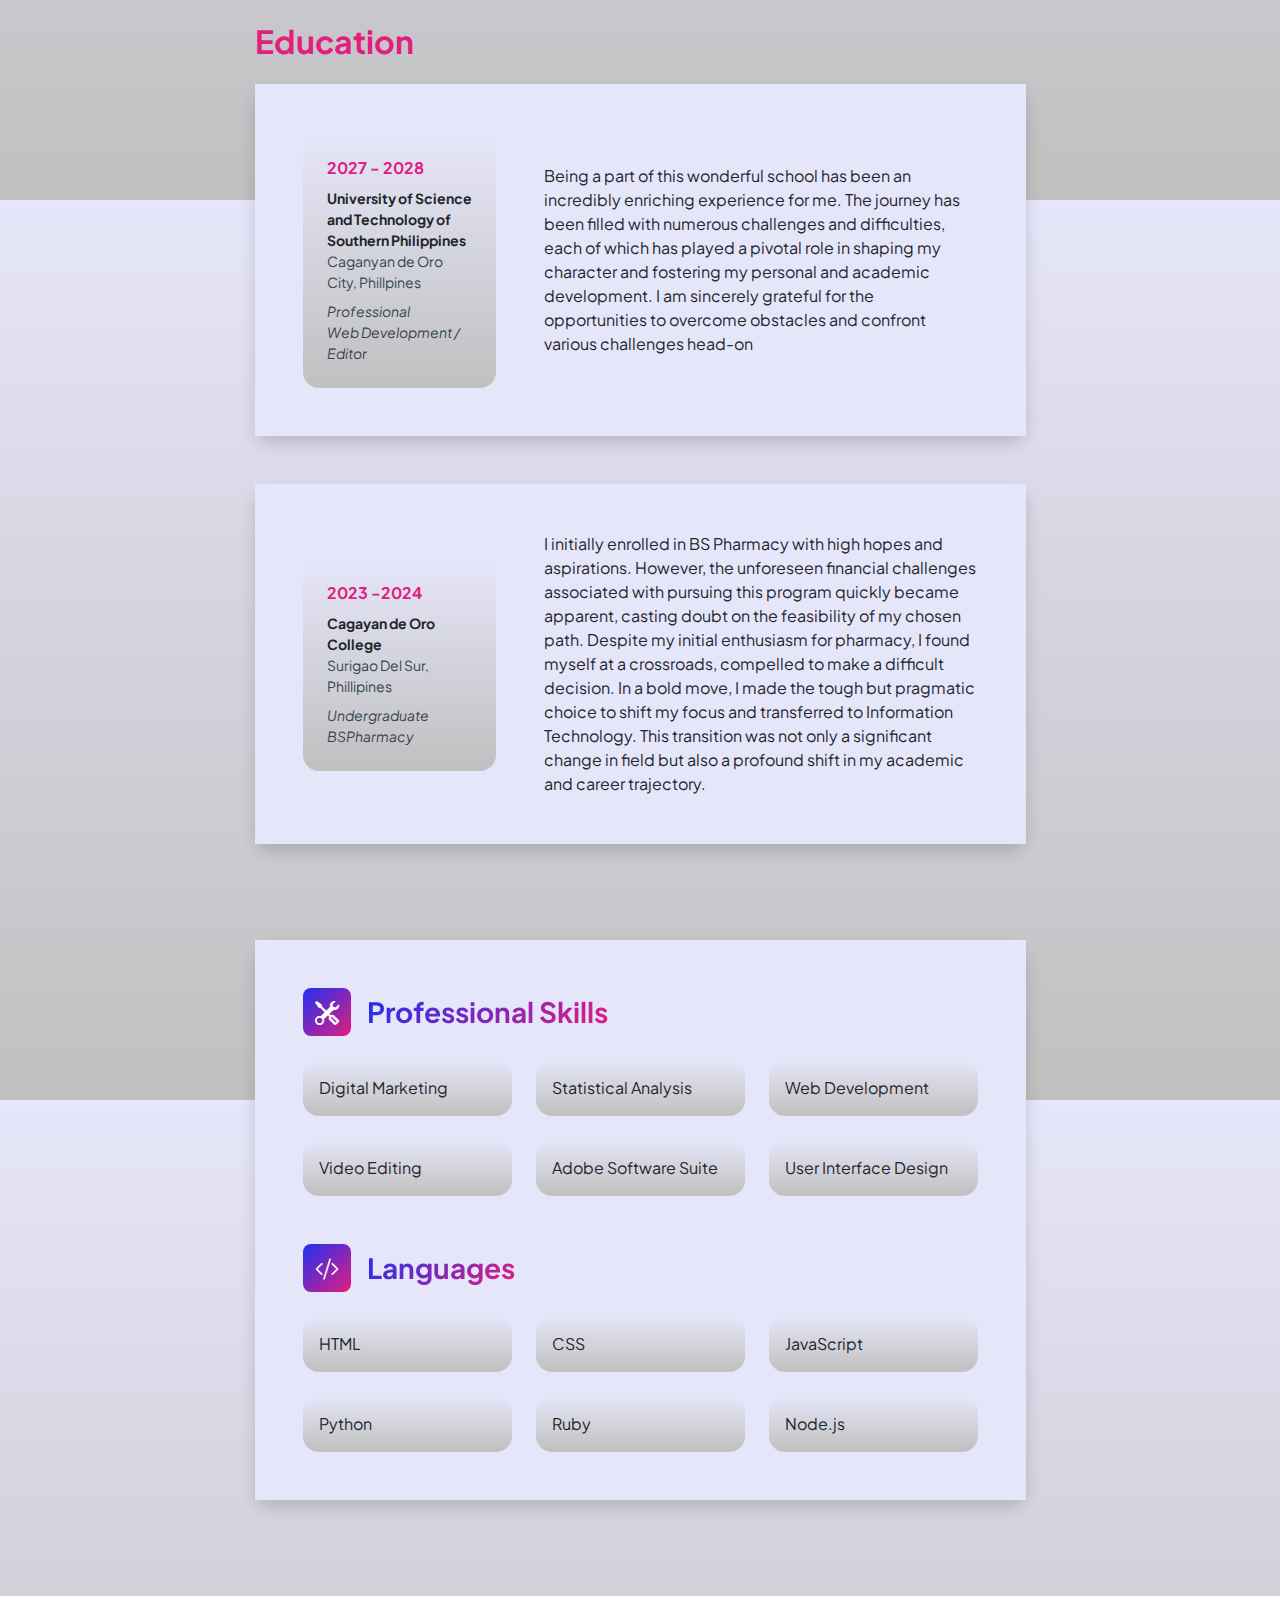
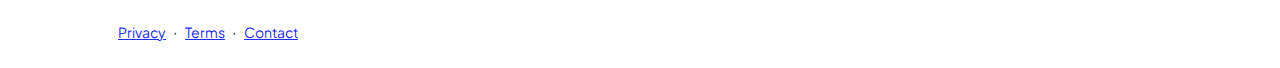
<file: resume.html>
<!DOCTYPE html>
<html lang="en">
    <head>
        <meta charset="utf-8" />
        <meta name="viewport" content="width=device-width, initial-scale=1, shrink-to-fit=no" />
        <meta name="description" content="" />
        <meta name="author" content="" />
        <title>Personal - Start Bootstrap Template</title>
        <!-- Favicon-->
        <link rel="icon" type="image/x-icon" href="assets/favicon.ico" />
        <!-- Custom Google font-->
        <link rel="preconnect" href="https://fonts.googleapis.com" />
        <link rel="preconnect" href="https://fonts.gstatic.com" crossorigin />
        <link href="https://fonts.googleapis.com/css2?family=Plus+Jakarta+Sans:wght@100;200;300;400;500;600;700;800;900&amp;display=swap" rel="stylesheet" />
        <!-- Bootstrap icons-->
        <link href="https://cdn.jsdelivr.net/npm/bootstrap-icons@1.8.1/font/bootstrap-icons.css" rel="stylesheet" />
        <!-- Core theme CSS (includes Bootstrap)-->
        <link href="css/styles.css" rel="stylesheet" />
    </head>
    <body class="d-flex flex-column h-100 bg-light">
        <main class="flex-shrink-0">
            <!-- Navigation-->
            <nav class="navbar navbar-expand-lg navbar-light bg-white py-3">
                <div class="container px-5">
                    <a class="navbar-brand" href="index.html"><span class="fw-bolder text-primary">The Creator</span></a>
                    <button class="navbar-toggler" type="button" data-bs-toggle="collapse" data-bs-target="#navbarSupportedContent" aria-controls="navbarSupportedContent" aria-expanded="false" aria-label="Toggle navigation"><span class="navbar-toggler-icon"></span></button>
                    <div class="collapse navbar-collapse" id="navbarSupportedContent">
                        <ul class="navbar-nav ms-auto mb-2 mb-lg-0 small fw-bolder">
                            <li class="nav-item"><a class="nav-link" href="index.html">Home</a></li>
                            <li class="nav-item"><a class="nav-link" href="resume.html">Resume</a></li>
                            <li class="nav-item"><a class="nav-link" href="projects.html">Projects</a></li>
                            <li class="nav-item"><a class="nav-link" href="contact.html">Contact</a></li>
                        </ul>
                    </div>
                </div>
            </nav>
            <!-- Page Content-->
            <div class="container px-5 my-5">
                <div class="text-center mb-5">
                    <h1 class="display-5 fw-bolder mb-0"><span class="text-gradient d-inline">Resume</span></h1>
                </div>
                <div class="row gx-5 justify-content-center">
                    <div class="col-lg-11 col-xl-9 col-xxl-8">
                        <!-- Experience Section-->
                        <section>
                            <div class="d-flex align-items-center justify-content-between mb-4">
                                <h2 class="text-primary fw-bolder mb-0">Experience</h2>
                                <!-- Download resume button-->
                                <!-- Note: Set the link href target to a PDF file within your project-->
                                <a class="btn btn-primary px-4 py-3" href="#!">
                                    <div class="d-inline-block bi bi-download me-2"></div>
                                    Download Resume
                                </a>
                            </div>
                            <!-- Experience Card 1-->
                            <div class="card shadow border-0 rounded-4 mb-5">
                                <div class="card-body p-5">
                                    <div class="row align-items-center gx-5">
                                        <div class="col text-center text-lg-start mb-4 mb-lg-0">
                                            <div class="bg-light p-4 rounded-4">
                                                <div class="text-primary fw-bolder mb-2">2028 - Present</div>
                                                <div class="small fw-bolder">Web Developer / Editor</div>
                                                <div class="small text-muted">CRP Films Company</div>
                                                <div class="small text-muted">Manila, Phillpines</div>
                                            </div>
                                        </div>
                                        <div class="col-lg-8"><div>In my professional journey, working with clients possessing complex styles and materials has been both a rewarding and intellectually stimulating experience. 
                                            The diversity inherent in these projects has honed my ability to quickly grasp intricate concepts and adapt my approach accordingly. 
                                            I pride myself on being a solution-oriented professional, ready to tackle challenges head-on with a strategic mindset. 
                                            My track record demonstrates an adeptness at troubleshooting and finding innovative solutions to unexpected issues that may arise during the course of a project. 
                                            This not only ensures the successful completion of tasks but also fosters a collaborative and trusting relationship with clients. 
                                            The prospect of joining your firm excites me because it aligns with my passion for embracing challenges, pushing boundaries, and continually expanding my skill set. 
                                            I am enthusiastic about contributing my problem-solving abilities, adaptability, and dedication to surpassing client expectations to the dynamic environment of your esteemed firm.</div></div>
                                    </div>
                                </div>
                            </div>
                            <!-- Experience Card 2-->
                            <div class="card shadow border-0 rounded-4 mb-5">
                                <div class="card-body p-5">
                                    <div class="row align-items-center gx-5">
                                        <div class="col text-center text-lg-start mb-4 mb-lg-0">
                                            <div class="bg-light p-4 rounded-4">
                                                <div class="text-primary fw-bolder mb-2">2019 - 2022</div>
                                                <div class="small fw-bolder">Editor</div>
                                                <div class="small text-muted">K&M Company</div>
                                                <div class="small text-muted">Caganyan de Oro City, Phillpines</div>
                                            </div>
                                        </div>
                                        <div class="col-lg-8"><div>In my role, I immerse myself in creating the most impactful videos for my client's brand, seamlessly connecting them to current trends. 
                                            This process begins with a thorough understanding of the client's brand identity and target audience, ensuring that the videos align authentically with their ethos. 
                                            Staying abreast of the latest industry trends through continuous research and social media monitoring is paramount. 
                                            The actual video creation involves a fusion of creativity and technical expertise, utilizing cutting-edge filming techniques, graphic design elements, and compelling narratives. 
                                            I prioritize the power of storytelling to create emotionally resonant content that enhances the marketability of the videos. 
                                            Collaboration with the client is crucial, with regular feedback sessions and open communication to ensure alignment with their vision. 
                                            Flexibility is key, adapting the content strategy to changes in the market or client objectives. 
                                            The ultimate goal is to produce visually appealing and outstanding videos that not only capture attention but also foster a positive perception of the brand, remaining relevant in the ever-evolving digital landscape.</div></div>
                                    </div>
                                </div>
                            </div>
                        </section>
                        <!-- Education Section-->
                        <section>
                            <h2 class="text-secondary fw-bolder mb-4">Education</h2>
                            <!-- Education Card 1-->
                            <div class="card shadow border-0 rounded-4 mb-5">
                                <div class="card-body p-5">
                                    <div class="row align-items-center gx-5">
                                        <div class="col text-center text-lg-start mb-4 mb-lg-0">
                                            <div class="bg-light p-4 rounded-4">
                                                <div class="text-secondary fw-bolder mb-2">2027 - 2028</div>
                                                <div class="mb-2">
                                                    <div class="small fw-bolder">University of Science and Technology of Southern Philippines</div>
                                                    <div class="small text-muted">Caganyan de Oro City, Phillpines</div>
                                                </div>
                                                <div class="fst-italic">
                                                    <div class="small text-muted">Professional</div>
                                                    <div class="small text-muted">Web Development / Editor</div>
                                                </div>
                                            </div>
                                        </div>
                                        <div class="col-lg-8"><div>Being a part of this wonderful school has been an incredibly enriching experience for me. 
                                            The journey has been filled with numerous challenges and difficulties, 
                                            each of which has played a pivotal role in shaping my character and fostering my personal and academic development. 
                                            I am sincerely grateful for the opportunities to overcome obstacles and confront various challenges head-on </div></div>
                                    </div>
                                </div>
                            </div>
                            <!-- Education Card 2-->
                            <div class="card shadow border-0 rounded-4 mb-5">
                                <div class="card-body p-5">
                                    <div class="row align-items-center gx-5">
                                        <div class="col text-center text-lg-start mb-4 mb-lg-0">
                                            <div class="bg-light p-4 rounded-4">
                                                <div class="text-secondary fw-bolder mb-2">2023 -2024</div>
                                                <div class="mb-2">
                                                    <div class="small fw-bolder">Cagayan de Oro College</div>
                                                    <div class="small text-muted">Surigao Del Sur, Phillipines</div>
                                                </div>
                                                <div class="fst-italic">
                                                    <div class="small text-muted">Undergraduate</div>
                                                    <div class="small text-muted">BSPharmacy</div>
                                                </div>
                                            </div>
                                        </div>
                                        <div class="col-lg-8"><div>I initially enrolled in BS Pharmacy with high hopes and aspirations. 
                                            However, the unforeseen financial challenges associated with pursuing this program quickly became apparent, casting doubt on the feasibility of my chosen path. 
                                            Despite my initial enthusiasm for pharmacy, I found myself at a crossroads, compelled to make a difficult decision. 
                                            In a bold move, I made the tough but pragmatic choice to shift my focus and transferred to Information Technology. 
                                            This transition was not only a significant change in field but also a profound shift in my academic and career trajectory.</div></div>
                                    </div>
                                </div>
                            </div>
                        </section>
                        <!-- Divider-->
                        <div class="pb-5"></div>
                        <!-- Skills Section-->
                        <section>
                            <!-- Skillset Card-->
                            <div class="card shadow border-0 rounded-4 mb-5">
                                <div class="card-body p-5">
                                    <!-- Professional skills list-->
                                    <div class="mb-5">
                                        <div class="d-flex align-items-center mb-4">
                                            <div class="feature bg-primary bg-gradient-primary-to-secondary text-white rounded-3 me-3"><i class="bi bi-tools"></i></div>
                                            <h3 class="fw-bolder mb-0"><span class="text-gradient d-inline">Professional Skills</span></h3>
                                        </div>
                                        <div class="row row-cols-1 row-cols-md-3 mb-4">
                                            <div class="col mb-4 mb-md-0"><div class="d-flex align-items-center bg-light rounded-4 p-3 h-100">Digital Marketing</div></div>
                                            <div class="col mb-4 mb-md-0"><div class="d-flex align-items-center bg-light rounded-4 p-3 h-100">Statistical Analysis</div></div>
                                            <div class="col"><div class="d-flex align-items-center bg-light rounded-4 p-3 h-100">Web Development</div></div>
                                        </div>
                                        <div class="row row-cols-1 row-cols-md-3">
                                            <div class="col mb-4 mb-md-0"><div class="d-flex align-items-center bg-light rounded-4 p-3 h-100">Video Editing</div></div>
                                            <div class="col mb-4 mb-md-0"><div class="d-flex align-items-center bg-light rounded-4 p-3 h-100">Adobe Software Suite</div></div>
                                            <div class="col"><div class="d-flex align-items-center bg-light rounded-4 p-3 h-100">User Interface Design</div></div>
                                        </div>
                                    </div>
                                    <!-- Languages list-->
                                    <div class="mb-0">
                                        <div class="d-flex align-items-center mb-4">
                                            <div class="feature bg-primary bg-gradient-primary-to-secondary text-white rounded-3 me-3"><i class="bi bi-code-slash"></i></div>
                                            <h3 class="fw-bolder mb-0"><span class="text-gradient d-inline">Languages</span></h3>
                                        </div>
                                        <div class="row row-cols-1 row-cols-md-3 mb-4">
                                            <div class="col mb-4 mb-md-0"><div class="d-flex align-items-center bg-light rounded-4 p-3 h-100">HTML</div></div>
                                            <div class="col mb-4 mb-md-0"><div class="d-flex align-items-center bg-light rounded-4 p-3 h-100">CSS</div></div>
                                            <div class="col"><div class="d-flex align-items-center bg-light rounded-4 p-3 h-100">JavaScript</div></div>
                                        </div>
                                        <div class="row row-cols-1 row-cols-md-3">
                                            <div class="col mb-4 mb-md-0"><div class="d-flex align-items-center bg-light rounded-4 p-3 h-100">Python</div></div>
                                            <div class="col mb-4 mb-md-0"><div class="d-flex align-items-center bg-light rounded-4 p-3 h-100">Ruby</div></div>
                                            <div class="col"><div class="d-flex align-items-center bg-light rounded-4 p-3 h-100">Node.js</div></div>
                                        </div>
                                    </div>
                                </div>
                            </div>
                        </section>
                    </div>
                </div>
            </div>
        </main>
        <!-- Footer-->
        <footer class="bg-white py-4 mt-auto">
            <div class="container px-5">
                <div class="row align-items-center justify-content-between flex-column flex-sm-row">
                    <div class="col-auto">
                        <a class="small" href="#!">Privacy</a>
                        <span class="mx-1">&middot;</span>
                        <a class="small" href="#!">Terms</a>
                        <span class="mx-1">&middot;</span>
                        <a class="small" href="#!">Contact</a>
                    </div>
                </div>
            </div>
        </footer>
        <!-- Bootstrap core JS-->
        <script src="https://cdn.jsdelivr.net/npm/bootstrap@5.2.3/dist/js/bootstrap.bundle.min.js"></script>
        <!-- Core theme JS-->
        <script src="js/scripts.js"></script>
    </body>
</html>
</file>
